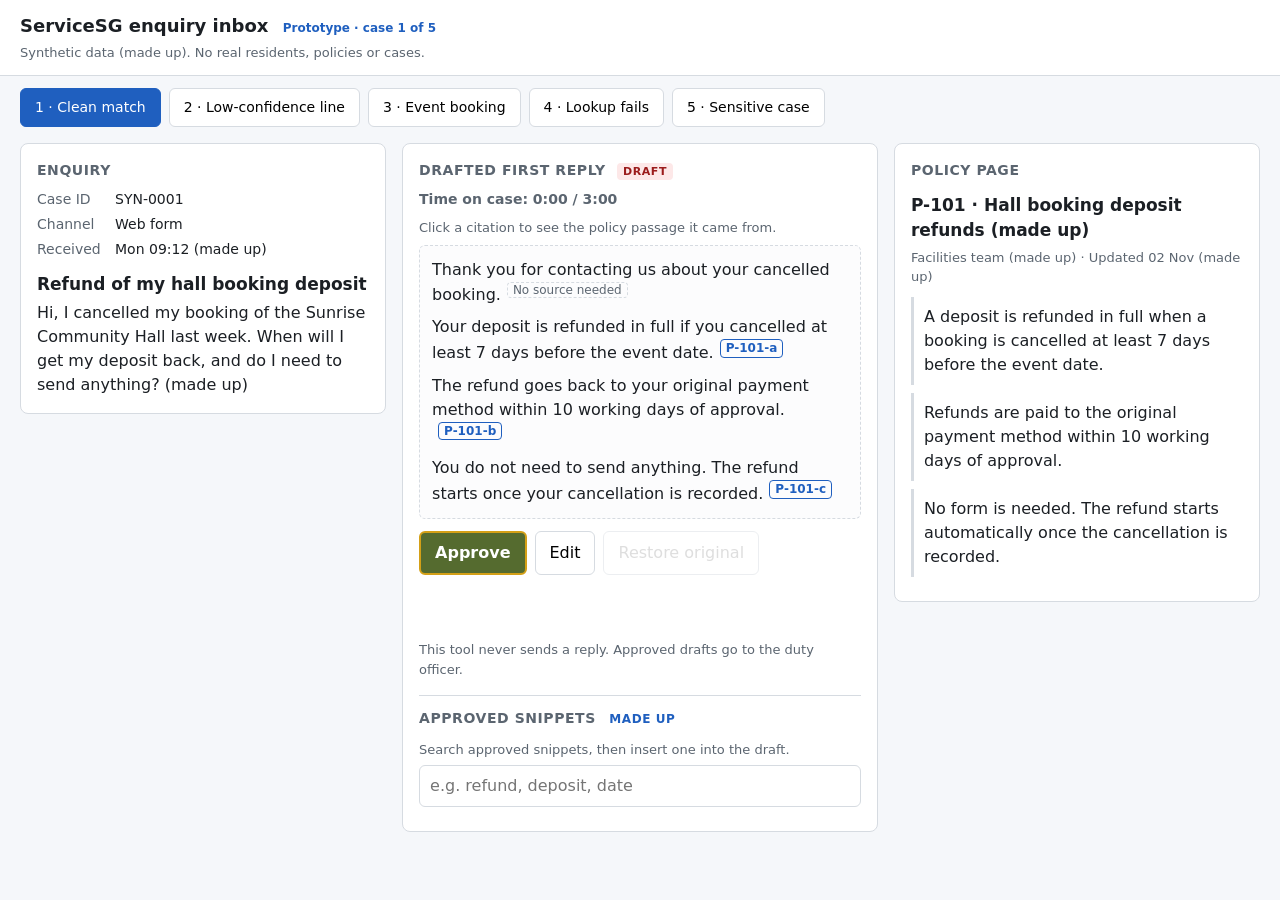
<file: day2-validate/prototype/index.html>
<!doctype html>
<html lang="en">
<head>
  <meta charset="utf-8">
  <meta name="viewport" content="width=device-width, initial-scale=1">
  <title>Cited draft reply · prototype</title>
  <link rel="stylesheet" href="style.css">
</head>
<body>
  <header class="topbar">
    <h1>ServiceSG enquiry inbox <span class="tag" id="screen-tag"></span></h1>
    <p class="synthetic" id="synthetic-label"></p>
  </header>

  <nav class="cases" id="cases" aria-label="Made-up enquiries"></nav>

  <main class="layout">
    <section class="pane" aria-labelledby="enq-h">
      <h2 id="enq-h">Enquiry</h2>
      <dl class="meta">
        <div><dt>Case ID</dt><dd id="case-id"></dd></div>
        <div><dt>Channel</dt><dd id="channel"></dd></div>
        <div><dt>Received</dt><dd id="received"></dd></div>
      </dl>
      <h3 id="subject"></h3>
      <p id="body" class="enquiry-body"></p>
    </section>

    <section class="pane" aria-labelledby="draft-h">
      <h2 id="draft-h">Drafted first reply <span class="badge">DRAFT</span></h2>
      <p id="timer" class="timer"></p>
      <p class="hint">Click a citation to see the policy passage it came from.</p>
      <div id="draft" class="draft"></div>
      <div class="actions">
        <button id="approve" class="primary">Approve</button>
        <button id="edit">Edit</button>
        <button id="restore" disabled>Restore original</button>
      </div>
      <p id="block-note" class="block-note" role="status" aria-live="polite"></p>
      <p id="status" class="status" role="status" aria-live="polite"></p>
      <p class="note">This tool never sends a reply. Approved drafts go to the duty officer.</p>

      <div class="snippets" aria-labelledby="snip-h">
        <h2 id="snip-h">Approved snippets <span class="tag">made up</span></h2>
        <label class="hint" for="snip-search">Search approved snippets, then insert one into the draft.</label>
        <input id="snip-search" type="search" placeholder="e.g. refund, deposit, date" autocomplete="off">
        <ul id="snip-list" class="snip-list"></ul>
        <div id="snip-none" class="snip-none" hidden>
          <p>No approved snippet matches. Can't solve it? Route to a human agent.</p>
          <button id="route-human" type="button">Route to human agent</button>
        </div>
      </div>
    </section>

    <aside class="pane" aria-labelledby="pol-h">
      <h2 id="pol-h">Policy page</h2>
      <div id="policy"></div>
    </aside>
  </main>

  <script src="data.js"></script>
  <script src="app.js"></script>
</body>
</html>
</file>
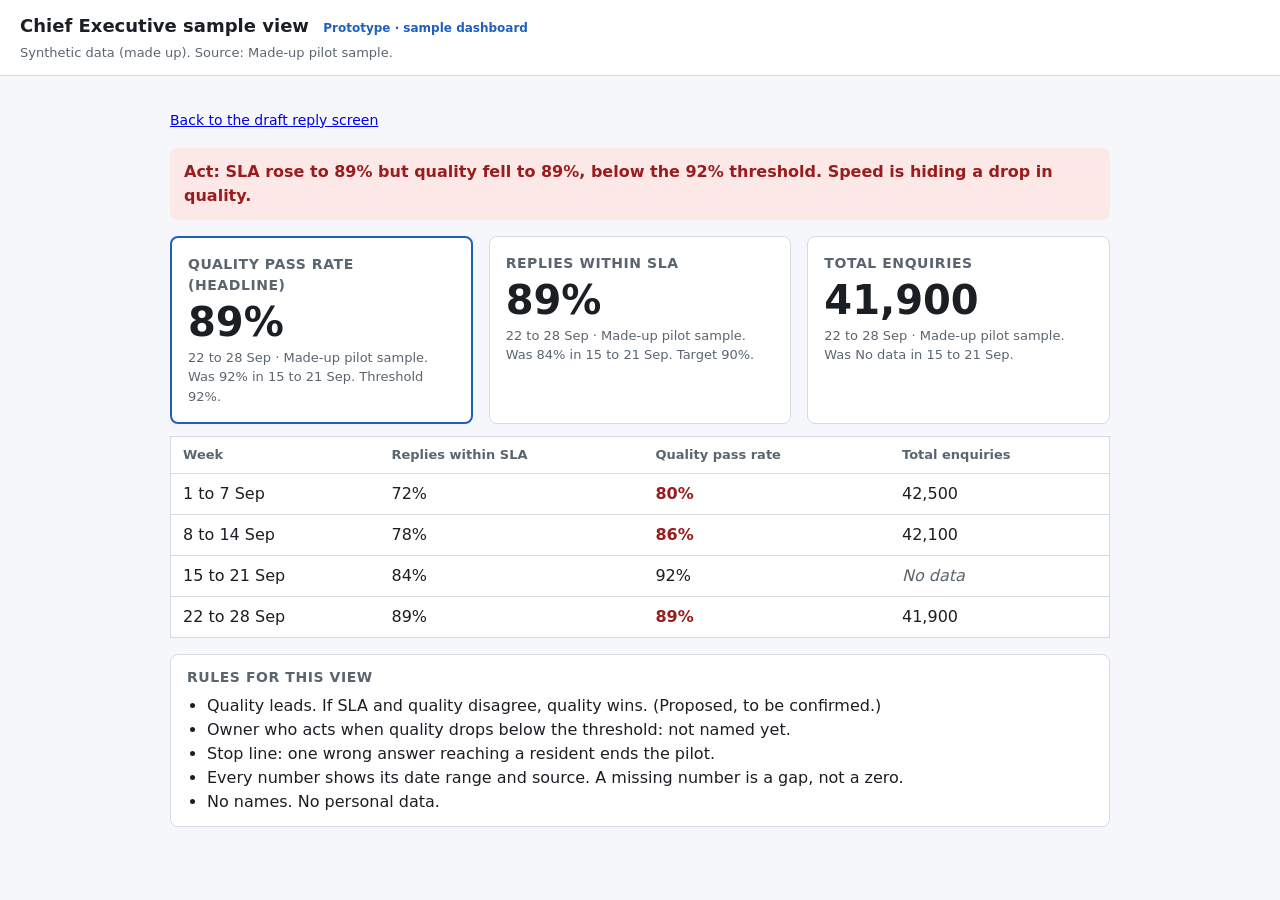
<file: day2-validate/prototype/dashboard.html>
<!doctype html>
<html lang="en">
<head>
  <meta charset="utf-8">
  <meta name="viewport" content="width=device-width, initial-scale=1">
  <title>Chief Executive sample view · prototype</title>
  <link rel="stylesheet" href="style.css">
  <style>
    .wrap { max-width: 980px; margin: 0 auto; padding: 16px 20px; }
    .cards { display: grid; grid-template-columns: repeat(3, 1fr); gap: 16px; margin: 12px 0; }
    @media (max-width: 800px) { .cards { grid-template-columns: 1fr; } }
    .card { background: #fff; border: 1px solid var(--line); border-radius: 8px; padding: 16px; }
    .card h3 { margin: 0 0 4px; font-size: 14px; text-transform: uppercase; letter-spacing: .04em; color: var(--muted); }
    .card.lead { border: 2px solid var(--accent); }
    .big { font-size: 40px; font-weight: 700; line-height: 1.1; margin: 4px 0; }
    .detail { font-size: 13px; color: var(--muted); margin: 0; }
    .alert { padding: 12px 14px; border-radius: 8px; font-weight: 600; margin: 8px 0 16px; }
    .alert.bad { background: #fde8e8; color: #9b1c1c; }
    .alert.ok { background: #e6f4ea; color: var(--ok); }
    table { width: 100%; border-collapse: collapse; background: #fff; border: 1px solid var(--line); border-radius: 8px; }
    th, td { text-align: left; padding: 8px 12px; border-bottom: 1px solid var(--line); }
    th { font-size: 13px; color: var(--muted); }
    td.gap { color: var(--muted); font-style: italic; }
    td.low { color: #9b1c1c; font-weight: 600; }
    .rules { background: #fff; border: 1px solid var(--line); border-radius: 8px; padding: 12px 16px; margin-top: 16px; }
    .rules h2 { margin: 0 0 6px; font-size: 14px; text-transform: uppercase; letter-spacing: .04em; color: var(--muted); }
    .rules ul { margin: 0; padding-left: 20px; }
    a.back { font-size: 14px; }
  </style>
</head>
<body>
  <header class="topbar">
    <h1>Chief Executive sample view <span class="tag">Prototype · sample dashboard</span></h1>
    <p class="synthetic" id="synthetic-label"></p>
  </header>

  <div class="wrap">
    <p><a class="back" href="index.html">Back to the draft reply screen</a></p>

    <div id="alert" class="alert" role="status"></div>

    <div class="cards">
      <div class="card lead" id="c-quality"><h3></h3><p class="big"></p><p class="detail"></p></div>
      <div class="card" id="c-sla"><h3></h3><p class="big"></p><p class="detail"></p></div>
      <div class="card" id="c-enq"><h3></h3><p class="big"></p><p class="detail"></p></div>
    </div>

    <table aria-label="Weekly numbers, made up">
      <thead><tr><th>Week</th><th>Replies within SLA</th><th>Quality pass rate</th><th>Total enquiries</th></tr></thead>
      <tbody id="rows"></tbody>
    </table>

    <div class="rules">
      <h2>Rules for this view</h2>
      <ul>
        <li>Quality leads. If SLA and quality disagree, quality wins. (Proposed, to be confirmed.)</li>
        <li>Owner who acts when quality drops below the threshold: not named yet.</li>
        <li>Stop line: one wrong answer reaching a resident ends the pilot.</li>
        <li>Every number shows its date range and source. A missing number is a gap, not a zero.</li>
        <li>No names. No personal data.</li>
      </ul>
    </div>
  </div>

  <script src="dashboard-data.js"></script>
  <script src="dashboard.js"></script>
</body>
</html>
</file>
<file: day2-validate/prototype/style.css>
:root {
  --ink: #1b1f24; --muted: #5b6570; --line: #d6dbe1; --bg: #f5f7fa;
  --accent: #1f5fbf; --mark: #fff3bf; --ok: #1d7a46;
}
* { box-sizing: border-box; }
body { margin: 0; font: 16px/1.5 system-ui, sans-serif; color: var(--ink); background: var(--bg); }
.topbar { padding: 12px 20px; background: #fff; border-bottom: 1px solid var(--line); }
.topbar h1 { margin: 0; font-size: 18px; }
.tag { font-size: 12px; font-weight: 600; color: var(--accent); margin-left: 8px; }
.synthetic { margin: 4px 0 0; font-size: 13px; color: var(--muted); }
.layout { display: grid; grid-template-columns: 1fr 1.3fr 1fr; gap: 16px; padding: 16px 20px; align-items: start; }
@media (max-width: 900px) { .layout { grid-template-columns: 1fr; } }
.pane { background: #fff; border: 1px solid var(--line); border-radius: 8px; padding: 16px; }
.pane h2 { margin: 0 0 8px; font-size: 14px; text-transform: uppercase; letter-spacing: .04em; color: var(--muted); }
.pane h3 { margin: 12px 0 4px; font-size: 17px; }
.meta { margin: 0; display: grid; gap: 4px; }
.meta div { display: flex; gap: 8px; font-size: 14px; }
.meta dt { color: var(--muted); min-width: 70px; }
.meta dd { margin: 0; }
.enquiry-body { margin: 0; }
.badge { background: #fde8e8; color: #9b1c1c; font-size: 11px; padding: 2px 6px; border-radius: 4px; margin-left: 6px; }
.hint, .note { font-size: 13px; color: var(--muted); margin: 0 0 8px; }
.draft { border: 1px dashed var(--line); border-radius: 6px; padding: 12px; background: #fcfcfd; }
.line { margin: 0 0 8px; }
.line:last-child { margin-bottom: 0; }
.line[contenteditable="true"] { outline: 2px solid var(--accent); outline-offset: 2px; border-radius: 3px; }
.cite { font: inherit; font-size: 12px; font-weight: 600; color: var(--accent); background: none; border: 1px solid var(--accent); border-radius: 4px; padding: 0 5px; margin-left: 6px; cursor: pointer; vertical-align: super; line-height: 1.4; }
.cite:hover, .cite:focus-visible { background: var(--accent); color: #fff; }
.actions { display: flex; gap: 8px; margin: 12px 0 8px; flex-wrap: wrap; }
button { font: inherit; padding: 8px 14px; border-radius: 6px; border: 1px solid var(--line); background: #fff; cursor: pointer; }
button.primary { background: var(--accent); color: #fff; border-color: var(--accent); }
button:disabled { opacity: .45; cursor: not-allowed; }
button:focus-visible, .cite:focus-visible { outline: 3px solid #8ab4f8; outline-offset: 2px; }
.status { min-height: 1.5em; margin: 0 0 8px; font-weight: 600; color: var(--ok); }
.policy-title { margin: 0; font-size: 16px; }
.policy-meta { font-size: 13px; color: var(--muted); margin: 2px 0 10px; }
.passage { padding: 8px 10px; margin: 0 0 8px; border-left: 3px solid var(--line); border-radius: 0 4px 4px 0; }
.passage.active { background: var(--mark); border-left-color: #d69e00; }
.cases { display: flex; gap: 8px; padding: 12px 20px 0; flex-wrap: wrap; }
.case-tab { font-size: 14px; }
.case-tab[aria-current="true"] { background: var(--accent); color: #fff; border-color: var(--accent); }
.line-wrap { position: relative; }
.line-wrap.low { background: #fff8e1; border-radius: 4px; padding: 4px 6px; margin-left: -6px; }
.line-wrap.low .line-text { text-decoration: underline dotted #b26a00; text-underline-offset: 4px; }
.line-wrap.low::after { content: "DRAFT"; position: absolute; right: 8px; top: 50%; transform: translateY(-50%) rotate(-8deg); font-size: 20px; font-weight: 800; letter-spacing: .1em; color: rgba(178, 106, 0, .18); pointer-events: none; }
.low-note { display: block; font-size: 13px; color: #8a5200; margin-top: 2px; }
.nosrc { font-size: 12px; font-weight: 600; color: #8a5200; border: 1px dashed #b26a00; border-radius: 4px; padding: 0 5px; margin-left: 6px; }
.block-note { min-height: 1.5em; margin: 0 0 4px; font-size: 14px; font-weight: 600; color: #8a5200; }
#approve { background: #556b2f; color: #fff; border: 2px solid #d4a017; font-weight: 600; }
#approve:hover:not(:disabled) { background: #d4a017; color: #2b2b12; border-color: #556b2f; }
#approve:focus-visible { outline: 3px solid #d4a017; outline-offset: 2px; }
.snippets { margin-top: 16px; padding-top: 12px; border-top: 1px solid var(--line); }
.snippets input[type="search"] { width: 100%; font: inherit; padding: 8px 10px; border: 1px solid var(--line); border-radius: 6px; margin: 4px 0 8px; }
.snip-list { list-style: none; margin: 0; padding: 0; display: grid; gap: 8px; }
.snip-list li { border: 1px solid var(--line); border-radius: 6px; padding: 8px 10px; background: #fcfcfd; }
.snip-title { margin: 0; font-size: 13px; font-weight: 600; color: var(--accent); }
.snip-text { margin: 2px 0 6px; font-size: 14px; }
.snip-list button { font-size: 13px; padding: 4px 10px; }
.snip-none { border: 1px dashed #b26a00; border-radius: 6px; padding: 8px 10px; background: #fff8e1; }
.snip-none p { margin: 0 0 6px; font-size: 14px; color: #8a5200; }
.lookup-msg { margin: 0 0 8px; font-size: 14px; color: var(--muted); }
.lookup-msg.fail { color: #9b1c1c; font-weight: 600; }
.gap-note { margin: 0 0 8px; padding: 8px 10px; font-size: 14px; background: #fff8e1; border-left: 3px solid #b26a00; border-radius: 0 4px 4px 0; }
.gap-log-h { margin: 12px 0 4px; font-size: 13px; text-transform: uppercase; letter-spacing: .04em; color: var(--muted); }
.gap-log { margin: 0; padding-left: 18px; font-size: 13px; }
.timer { margin: 0 0 8px; font-size: 14px; font-weight: 600; color: var(--muted); font-variant-numeric: tabular-nums; }
.timer.warn { color: #8a5200; }
.timer.over { color: #9b1c1c; }
.nosrc-ok { font-size: 12px; color: var(--muted); border: 1px dashed var(--line); border-radius: 4px; padding: 0 5px; margin-left: 6px; vertical-align: super; line-height: 1.4; }
.remove-line { font-size: 12px; padding: 0 6px; margin-left: 6px; border-color: #b26a00; color: #8a5200; }
.draft.sensitive { border: 2px solid #9b1c1c; background: #fdf2f2; }
.sens-h { margin: 0 0 6px; font-weight: 700; color: #9b1c1c; }
.sens-why, .sens-own { margin: 0 0 6px; font-size: 14px; }
.sens-quote { margin: 0 0 6px; font-size: 14px; font-style: italic; color: var(--muted); }
.sens-wait { margin: 0; font-size: 14px; font-weight: 600; font-variant-numeric: tabular-nums; }
</file>
